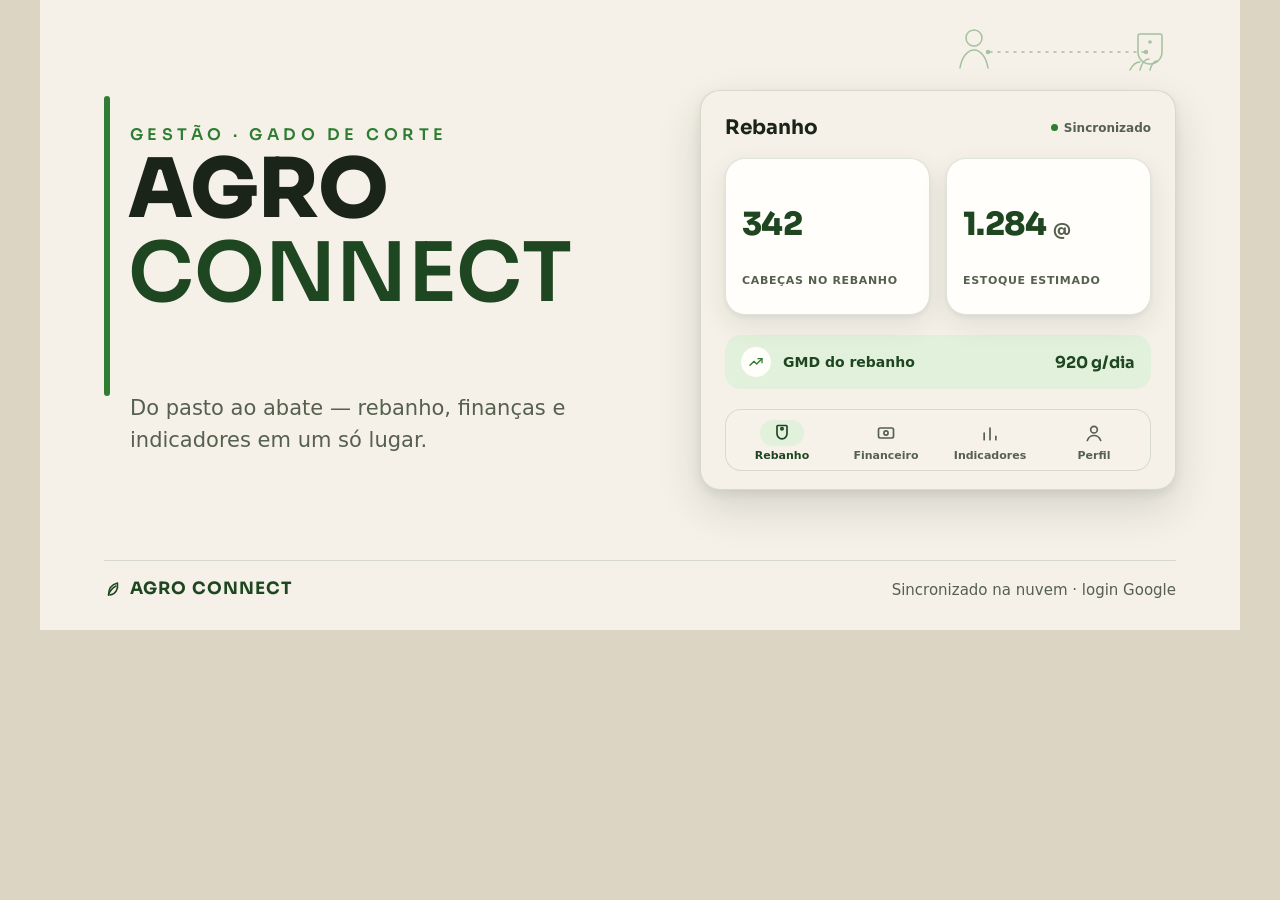
<file: tools/preview/agro-connect-preview.html>
<!DOCTYPE html>
<!--
  Agro Connect — social share cover (OG image source), 1200×630.
  Standalone file: open directly in a browser and screenshot the
  #stage element (exactly 1200×630, no scroll) to produce preview.png,
  mirroring the pattern used by Strength Split's preview.svg/preview.png.
-->
<html lang="pt-BR">
<head>
<meta charset="UTF-8" />
<title>Agro Connect — social share cover</title>

<!-- Same font mechanism as the real app: Sora for display, system-ui for body -->
<link rel="preconnect" href="https://fonts.googleapis.com" />
<link rel="preconnect" href="https://fonts.gstatic.com" crossorigin />
<link href="https://fonts.googleapis.com/css2?family=Sora:wght@600;700;800&display=swap" rel="stylesheet" />

<style>
  :root {
    --brand: #1E4620;
    --accent: #2E7D32;
    --accent-tint: #E2F1DC;
    --bg: #F5F1E8;
    --surface: #FFFEFA;
    --border: rgba(30, 70, 32, 0.14);
    --text: #1A2418;
    --text-muted: #56604F;
    --on-brand: #FFFFFF;

    --radius-md: 16px;
    --radius-lg: 20px;
    --radius-full: 999px;

    --shadow-md: 0 2px 4px rgba(20, 35, 18, 0.05), 0 10px 28px rgba(20, 35, 18, 0.09);
    --shadow-lg: 0 4px 10px rgba(20, 35, 18, 0.08), 0 18px 44px rgba(20, 35, 18, 0.14);

    --font-display: "Sora", system-ui, sans-serif;
    --font-body: system-ui, -apple-system, "Segoe UI", Roboto, sans-serif;
  }

  * { box-sizing: border-box; }

  html, body {
    margin: 0;
    padding: 0;
    background: #DCD5C4; /* letterbox around the stage, not part of the export */
  }

  #stage {
    position: relative;
    width: 1200px;
    height: 630px;
    margin: 0 auto;
    overflow: hidden;
    background: var(--bg);
    font-family: var(--font-body);
    color: var(--text);
  }

  /* ---------- Left column: kicker, headline, tagline ---------- */

  .accent-bar {
    position: absolute;
    left: 64px;
    top: 96px;
    width: 6px;
    height: 300px;
    border-radius: 3px;
    background: var(--accent);
  }

  .kicker {
    position: absolute;
    left: 90px;
    top: 108px;
    font-family: var(--font-display);
    font-weight: 600;
    font-size: 16px;
    letter-spacing: 0.28em;
    text-transform: uppercase;
    color: var(--accent);
  }

  .headline {
    position: absolute;
    left: 88px;
    top: 148px;
    font-family: var(--font-display);
    line-height: 1.02;
    letter-spacing: 0.01em;
  }
  .headline div { text-transform: uppercase; }
  .headline .l1 { font-weight: 800; font-size: 82px; color: var(--text); }
  .headline .l2 { font-weight: 600; font-size: 82px; color: var(--brand); }

  .tagline {
    position: absolute;
    left: 90px;
    top: 372px;
    width: 540px;
    font-family: var(--font-body);
    font-weight: 400;
    font-size: 21px;
    line-height: 1.5;
    color: var(--text-muted);
  }

  /* ---------- Footer ---------- */

  .footer-rule {
    position: absolute;
    left: 64px;
    right: 64px;
    top: 560px;
    height: 1px;
    background: var(--border);
  }

  .footer-brand {
    position: absolute;
    left: 64px;
    top: 578px;
    display: flex;
    align-items: center;
    gap: 8px;
    font-family: var(--font-display);
    font-weight: 700;
    font-size: 17px;
    letter-spacing: 0.06em;
    color: var(--brand);
  }
  .footer-brand svg { display: block; stroke: var(--brand); }

  .footer-note {
    position: absolute;
    right: 64px;
    top: 581px;
    font-family: var(--font-body);
    font-size: 15px;
    color: var(--text-muted);
  }

  /* ---------- Right side: real-UI recorte ---------- */

  .ui-frame {
    position: absolute;
    left: 660px;
    top: 90px;
    width: 476px;
    height: 400px;
    background: var(--bg);
    border: 1px solid var(--border);
    border-radius: var(--radius-lg);
    box-shadow: var(--shadow-lg);
    padding: 24px;
  }

  .ui-frame-header {
    display: flex;
    align-items: center;
    justify-content: space-between;
    margin-bottom: 18px;
  }
  .ui-frame-title {
    font-family: var(--font-display);
    font-weight: 700;
    font-size: 20px;
    color: var(--text);
  }
  .ui-sync {
    display: flex;
    align-items: center;
    gap: 6px;
    font-size: 12px;
    font-weight: 600;
    color: var(--text-muted);
  }
  .ui-sync .dot {
    width: 7px;
    height: 7px;
    border-radius: 50%;
    background: var(--accent);
  }

  .stat-row {
    display: flex;
    gap: 16px;
    margin-bottom: 20px;
  }
  .stat-tile {
    flex: 1;
    min-width: 0;
    background: var(--surface);
    border: 1px solid var(--border);
    border-radius: var(--radius-lg);
    padding: 16px;
    box-shadow: var(--shadow-md);
  }
  .stat-value {
    font-family: var(--font-display);
    font-weight: 800;
    font-size: 32px;
    line-height: 1.1;
    color: var(--brand);
    letter-spacing: -0.02em;
  }
  .stat-value small {
    font-size: 0.5em;
    font-weight: 700;
    color: var(--text-muted);
  }
  .stat-label {
    margin-top: 6px;
    font-size: 11px;
    font-weight: 600;
    letter-spacing: 0.06em;
    text-transform: uppercase;
    color: var(--text-muted);
  }

  .kpi-row {
    display: flex;
    align-items: center;
    gap: 12px;
    background: var(--accent-tint);
    border-radius: var(--radius-md);
    padding: 12px 16px;
    margin-bottom: 20px;
  }
  .kpi-icon {
    display: grid;
    place-items: center;
    width: 30px;
    height: 30px;
    border-radius: var(--radius-full);
    background: var(--surface);
    flex: 0 0 auto;
  }
  .kpi-icon svg { stroke: var(--accent); }
  .kpi-label {
    flex: 1;
    font-size: 14px;
    font-weight: 600;
    color: var(--brand);
  }
  .kpi-value {
    font-family: var(--font-display);
    font-weight: 700;
    font-size: 16px;
    color: var(--brand);
    white-space: nowrap;
  }

  .tabbar-mock {
    display: grid;
    grid-template-columns: repeat(4, 1fr);
    background: rgba(247, 243, 234, 0.6);
    border: 1px solid var(--border);
    border-radius: var(--radius-md);
    padding: 10px 4px 8px;
  }
  .tabbar-mock .tab {
    display: flex;
    flex-direction: column;
    align-items: center;
    gap: 3px;
    font-size: 11px;
    font-weight: 600;
    color: var(--text-muted);
  }
  .tabbar-mock .tab-icon {
    display: grid;
    place-items: center;
    width: 44px;
    height: 26px;
    border-radius: var(--radius-full);
  }
  .tabbar-mock .tab-icon svg { stroke: var(--text-muted); }
  .tabbar-mock .tab.active { color: var(--brand); }
  .tabbar-mock .tab.active .tab-icon { background: var(--accent-tint); }
  .tabbar-mock .tab.active .tab-icon svg { stroke: var(--brand); }

  /* ---------- Connection motif: producer <-> field, quiet corner accent ---------- */

  .motif {
    position: absolute;
    left: 918px;
    top: 22px;
    width: 218px;
    height: 58px;
    opacity: 0.4;
  }
</style>
</head>
<body>

  <div id="stage">

    <div class="accent-bar" aria-hidden="true"></div>

    <p class="kicker">GESTÃO · GADO DE CORTE</p>

    <div class="headline">
      <div class="l1">AGRO</div>
      <div class="l2">CONNECT</div>
    </div>

    <p class="tagline">Do pasto ao abate — rebanho, finanças e indicadores em um só lugar.</p>

    <div class="footer-rule"></div>
    <div class="footer-brand">
      <svg width="18" height="18" viewBox="0 0 24 24" fill="none" stroke-width="2" stroke-linecap="round" stroke-linejoin="round" aria-hidden="true">
        <path d="M6 20c0-8 4-14 12-16 1 8-2 15-10 16" />
        <path d="M6 20c2-6 6-10 10-12" />
      </svg>
      AGRO CONNECT
    </div>
    <div class="footer-note">Sincronizado na nuvem · login Google</div>

    <!-- Quiet line-art motif: producer glyph linked to a pasture/cattle glyph -->
    <svg class="motif" viewBox="0 0 218 58" fill="none" stroke="var(--accent)" stroke-width="1.5" stroke-linecap="round" stroke-linejoin="round" aria-hidden="true">
      <!-- producer -->
      <circle cx="16" cy="16" r="8" />
      <path d="M2 46c2-12 8-18 14-18s12 6 14 18" />
      <!-- connecting line with node dots -->
      <circle cx="30" cy="30" r="2.2" fill="var(--accent)" stroke="none" />
      <path d="M32 30h154" stroke-dasharray="2 6" />
      <circle cx="188" cy="30" r="2.2" fill="var(--accent)" stroke="none" />
      <!-- pasture / cattle glyph (ear tag + grass) -->
      <path d="M182 12h20a2 2 0 0 1 2 2v16a12 12 0 0 1-24 0V14a2 2 0 0 1 2-2z" />
      <circle cx="192" cy="20" r="1.8" fill="var(--accent)" stroke="none" />
      <path d="M172 48c3-6 6-8 10-8M182 48c2-8 5-11 9-11M192 48c2-7 4-9 7-9" />
    </svg>

    <!-- Real-UI recorte: summary stats + GMD KPI + bottom tab bar -->
    <div class="ui-frame">
      <div class="ui-frame-header">
        <span class="ui-frame-title">Rebanho</span>
        <span class="ui-sync"><span class="dot" aria-hidden="true"></span>Sincronizado</span>
      </div>

      <div class="stat-row">
        <div class="stat-tile">
          <p class="stat-value">342</p>
          <p class="stat-label">Cabeças no rebanho</p>
        </div>
        <div class="stat-tile">
          <p class="stat-value">1.284 <small>@</small></p>
          <p class="stat-label">Estoque estimado</p>
        </div>
      </div>

      <div class="kpi-row">
        <span class="kpi-icon" aria-hidden="true">
          <svg width="16" height="16" viewBox="0 0 24 24" fill="none" stroke-width="2" stroke-linecap="round" stroke-linejoin="round"><path d="M3 17l6-6 4 4 8-8"/><path d="M15 7h6v6"/></svg>
        </span>
        <span class="kpi-label">GMD do rebanho</span>
        <span class="kpi-value">920 g/dia</span>
      </div>

      <nav class="tabbar-mock" aria-hidden="true">
        <div class="tab active">
          <span class="tab-icon">
            <svg width="20" height="20" viewBox="0 0 24 24" fill="none" stroke-width="2" stroke-linecap="round" stroke-linejoin="round"><path d="M7 3h10a1 1 0 0 1 1 1v9a6 6 0 0 1-12 0V4a1 1 0 0 1 1-1z"/><circle cx="12" cy="7" r="1.4"/></svg>
          </span>
          Rebanho
        </div>
        <div class="tab">
          <span class="tab-icon">
            <svg width="20" height="20" viewBox="0 0 24 24" fill="none" stroke-width="2" stroke-linecap="round"><rect x="3" y="6" width="18" height="12" rx="2"/><circle cx="12" cy="12" r="2.5"/></svg>
          </span>
          Financeiro
        </div>
        <div class="tab">
          <span class="tab-icon">
            <svg width="20" height="20" viewBox="0 0 24 24" fill="none" stroke-width="2" stroke-linecap="round"><path d="M5 20V12"/><path d="M12 20V6"/><path d="M19 20v-4"/></svg>
          </span>
          Indicadores
        </div>
        <div class="tab">
          <span class="tab-icon">
            <svg width="20" height="20" viewBox="0 0 24 24" fill="none" stroke-width="2" stroke-linecap="round"><circle cx="12" cy="8" r="4"/><path d="M4 21c1.5-4 5-6 8-6s6.5 2 8 6"/></svg>
          </span>
          Perfil
        </div>
      </nav>
    </div>

  </div>

</body>
</html>
</file>
